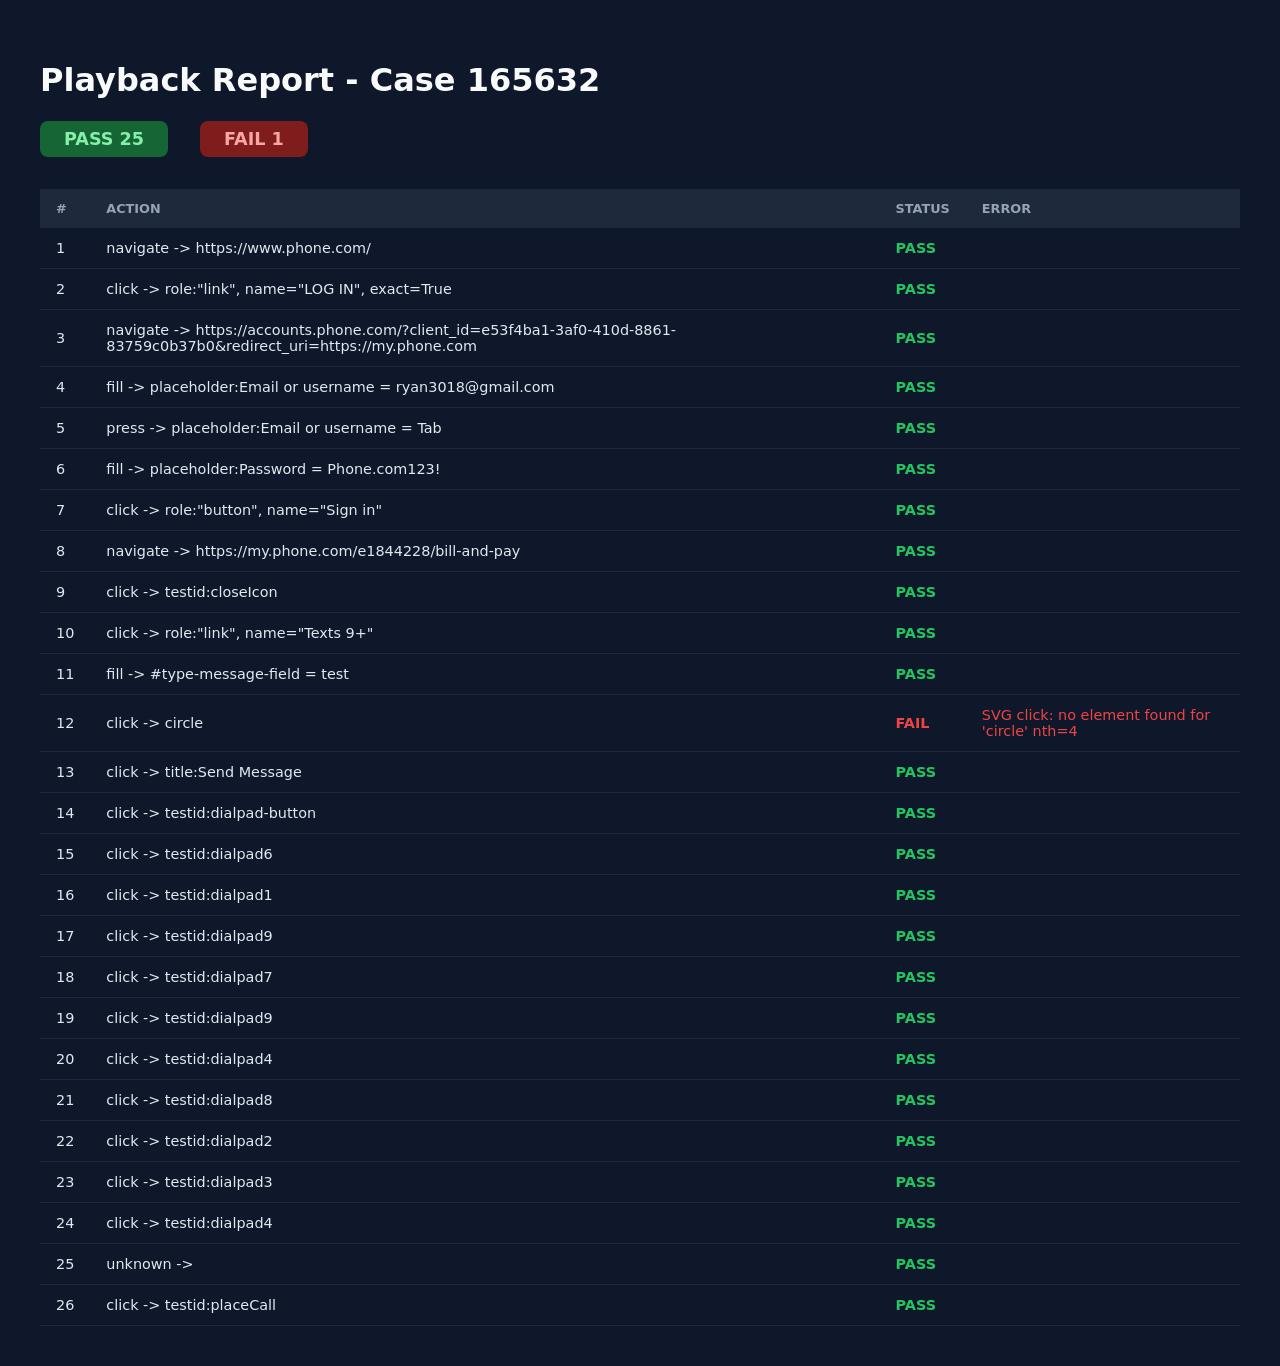
<file: recordings/case_165632_report.html>
<!DOCTYPE html><html><head><title>Playback Report - Case 165632</title>
<style>body{font-family:system-ui,sans-serif;background:#0f172a;color:#e2e8f0;padding:2rem}
h1{color:#f8fafc}.summary{display:flex;gap:2rem;margin:1rem 0 2rem}
.badge{padding:.5rem 1.5rem;border-radius:8px;font-weight:700;font-size:1.1rem}
.pass{background:#166534;color:#86efac}.fail{background:#7f1d1d;color:#fca5a5}
table{width:100%;border-collapse:collapse}
th{background:#1e293b;padding:.75rem 1rem;text-align:left;color:#94a3b8;font-size:.8rem;text-transform:uppercase}
td{padding:.75rem 1rem;border-bottom:1px solid #1e293b;font-size:.9rem}</style></head>
<body><h1>Playback Report - Case 165632</h1>
<div class="summary"><span class="badge pass">PASS 25</span>
<span class="badge fail">FAIL 1</span></div>
<table><thead><tr><th>#</th><th>Action</th><th>Status</th><th>Error</th></tr></thead>
<tbody><tr><td>1</td><td>navigate -> https://www.phone.com/</td><td style='color:#22c55e;font-weight:600'>PASS</td><td style='color:#ef4444'></td></tr><tr><td>2</td><td>click -> role:"link", name="LOG IN", exact=True</td><td style='color:#22c55e;font-weight:600'>PASS</td><td style='color:#ef4444'></td></tr><tr><td>3</td><td>navigate -> https://accounts.phone.com/?client_id=e53f4ba1-3af0-410d-8861-83759c0b37b0&redirect_uri=https://my.phone.com</td><td style='color:#22c55e;font-weight:600'>PASS</td><td style='color:#ef4444'></td></tr><tr><td>4</td><td>fill -> placeholder:Email or username = ryan3018@gmail.com</td><td style='color:#22c55e;font-weight:600'>PASS</td><td style='color:#ef4444'></td></tr><tr><td>5</td><td>press -> placeholder:Email or username = Tab</td><td style='color:#22c55e;font-weight:600'>PASS</td><td style='color:#ef4444'></td></tr><tr><td>6</td><td>fill -> placeholder:Password = Phone.com123!</td><td style='color:#22c55e;font-weight:600'>PASS</td><td style='color:#ef4444'></td></tr><tr><td>7</td><td>click -> role:"button", name="Sign in"</td><td style='color:#22c55e;font-weight:600'>PASS</td><td style='color:#ef4444'></td></tr><tr><td>8</td><td>navigate -> https://my.phone.com/e1844228/bill-and-pay</td><td style='color:#22c55e;font-weight:600'>PASS</td><td style='color:#ef4444'></td></tr><tr><td>9</td><td>click -> testid:closeIcon</td><td style='color:#22c55e;font-weight:600'>PASS</td><td style='color:#ef4444'></td></tr><tr><td>10</td><td>click -> role:"link", name="Texts 9+"</td><td style='color:#22c55e;font-weight:600'>PASS</td><td style='color:#ef4444'></td></tr><tr><td>11</td><td>fill -> #type-message-field = test</td><td style='color:#22c55e;font-weight:600'>PASS</td><td style='color:#ef4444'></td></tr><tr><td>12</td><td>click -> circle</td><td style='color:#ef4444;font-weight:600'>FAIL</td><td style='color:#ef4444'>SVG click: no element found for 'circle' nth=4</td></tr><tr><td>13</td><td>click -> title:Send Message</td><td style='color:#22c55e;font-weight:600'>PASS</td><td style='color:#ef4444'></td></tr><tr><td>14</td><td>click -> testid:dialpad-button</td><td style='color:#22c55e;font-weight:600'>PASS</td><td style='color:#ef4444'></td></tr><tr><td>15</td><td>click -> testid:dialpad6</td><td style='color:#22c55e;font-weight:600'>PASS</td><td style='color:#ef4444'></td></tr><tr><td>16</td><td>click -> testid:dialpad1</td><td style='color:#22c55e;font-weight:600'>PASS</td><td style='color:#ef4444'></td></tr><tr><td>17</td><td>click -> testid:dialpad9</td><td style='color:#22c55e;font-weight:600'>PASS</td><td style='color:#ef4444'></td></tr><tr><td>18</td><td>click -> testid:dialpad7</td><td style='color:#22c55e;font-weight:600'>PASS</td><td style='color:#ef4444'></td></tr><tr><td>19</td><td>click -> testid:dialpad9</td><td style='color:#22c55e;font-weight:600'>PASS</td><td style='color:#ef4444'></td></tr><tr><td>20</td><td>click -> testid:dialpad4</td><td style='color:#22c55e;font-weight:600'>PASS</td><td style='color:#ef4444'></td></tr><tr><td>21</td><td>click -> testid:dialpad8</td><td style='color:#22c55e;font-weight:600'>PASS</td><td style='color:#ef4444'></td></tr><tr><td>22</td><td>click -> testid:dialpad2</td><td style='color:#22c55e;font-weight:600'>PASS</td><td style='color:#ef4444'></td></tr><tr><td>23</td><td>click -> testid:dialpad3</td><td style='color:#22c55e;font-weight:600'>PASS</td><td style='color:#ef4444'></td></tr><tr><td>24</td><td>click -> testid:dialpad4</td><td style='color:#22c55e;font-weight:600'>PASS</td><td style='color:#ef4444'></td></tr><tr><td>25</td><td>unknown -> </td><td style='color:#22c55e;font-weight:600'>PASS</td><td style='color:#ef4444'></td></tr><tr><td>26</td><td>click -> testid:placeCall</td><td style='color:#22c55e;font-weight:600'>PASS</td><td style='color:#ef4444'></td></tr></tbody></table></body></html>
</file>
